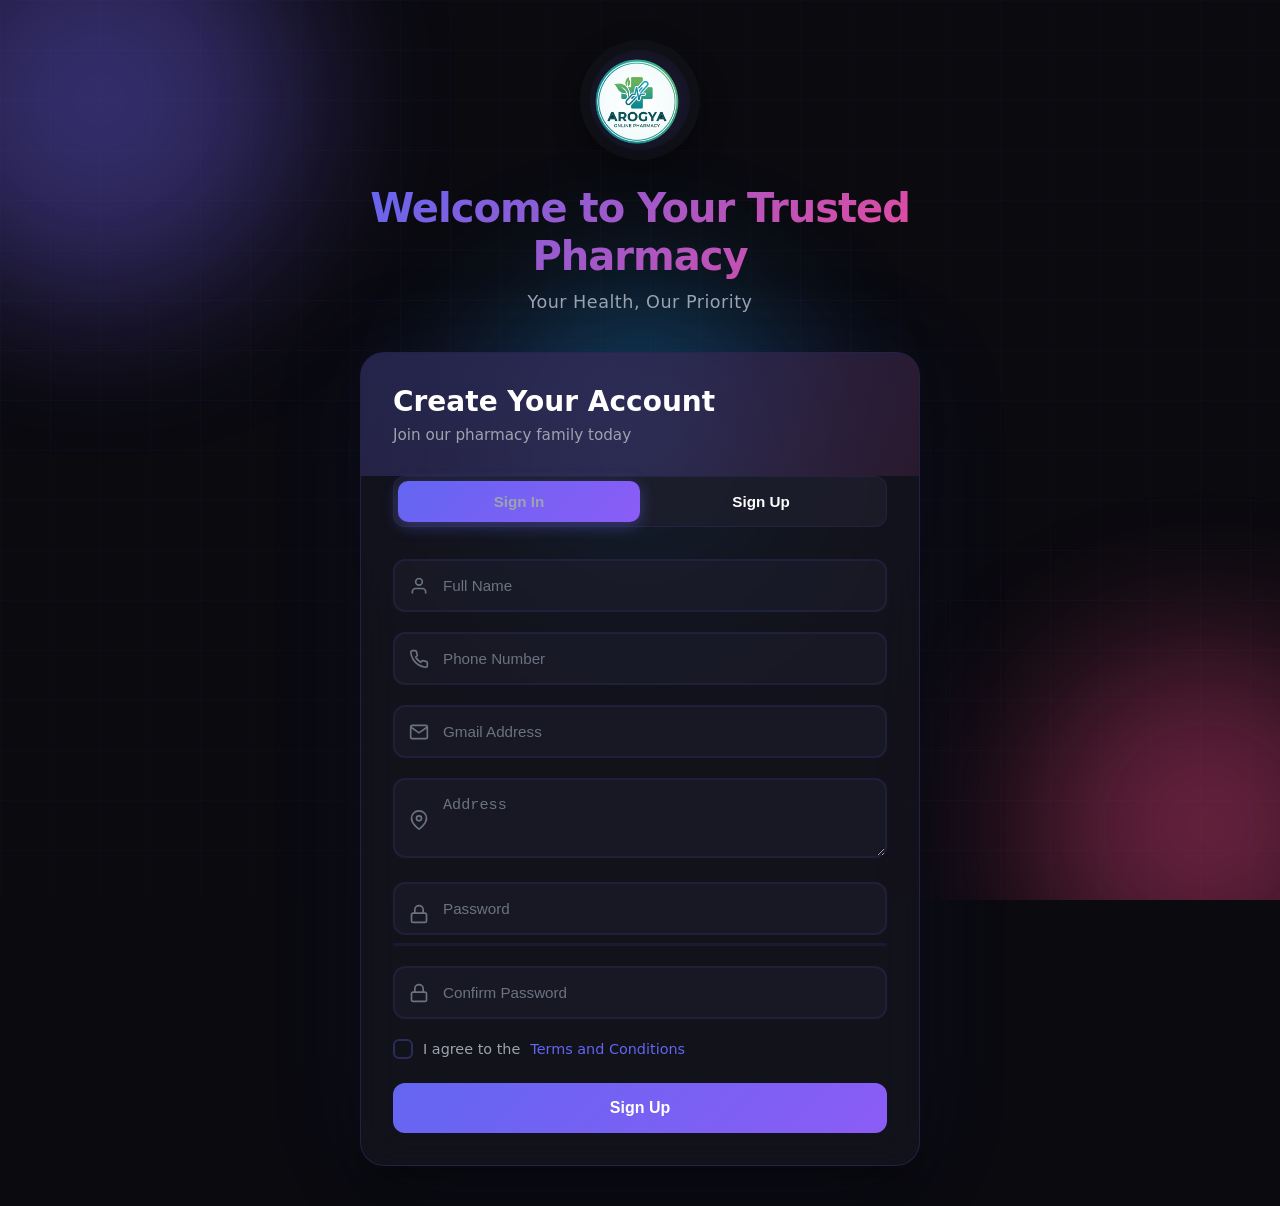
<file: registration/index.html>
<!DOCTYPE html>
<html lang="en">
<head>
    <meta charset="UTF-8">
    <meta name="viewport" content="width=device-width, initial-scale=1.0">
    <title>Pharmacy Store - Registration</title>
    <link rel="stylesheet" href="styles.css">
</head>
<body>
    <!-- Animated Background -->
    <div class="bg-animation">
        <div class="orb orb-1"></div>
        <div class="orb orb-2"></div>
        <div class="orb orb-3"></div>
        <div class="grid-overlay"></div>
    </div>

    <div class="main-container">
        <!-- Pharmacy Branding -->
        <div class="brand-section">
            <div class="logo-container">
                <!-- Your actual logo image -->
                <img src="../img/arogya.png" alt="Pharmacy Logo" class="logo-img">
                <!-- Keep the glow effect behind the image -->
                <div class="logo-glow"></div>
            </div>
            <h1 class="main-title">Welcome to Your Trusted Pharmacy</h1>
            <p class="sub-title">Your Health, Our Priority</p>
        </div>

        <!-- Card -->
        <div class="card-wrapper">
            <div class="auth-card" id="authCard">
                <!-- Card Header -->
                <div class="card-header">
                    <div class="header-bg"></div>
                    <div class="header-content">
                        <h2 class="card-title" id="cardTitle">Create Your Account</h2>
                        <p class="card-subtitle" id="cardSubtitle">Join our pharmacy family today</p>
                    </div>
                </div>

                <!-- Toggle Tabs -->
                <div class="tab-container">
                    <button class="tab-btn" id="signInTab" onclick="switchTab('signin')">Sign In</button>
                    <button class="tab-btn active" id="signUpTab" onclick="switchTab('signup')">Sign Up</button>
                    <div class="tab-indicator" id="tabIndicator"></div>
                </div>

                <!-- Sign In Form -->
                <form id="signInForm" class="auth-form hidden">
                    <div class="input-wrapper">
                        <div class="input-icon">
                            <svg viewBox="0 0 24 24" fill="none" stroke="currentColor" stroke-width="2">
                                <path d="M4 4h16c1.1 0 2 .9 2 2v12c0 1.1-.9 2-2 2H4c-1.1 0-2-.9-2-2V6c0-1.1.9-2 2-2z"/>
                                <polyline points="22,6 12,13 2,6"/>
                            </svg>
                        </div>
                        <input type="email" id="signinEmail" placeholder="Email Address" required>
                    </div>

                    <div class="input-wrapper">
                        <div class="input-icon">
                            <svg viewBox="0 0 24 24" fill="none" stroke="currentColor" stroke-width="2">
                                <rect x="3" y="11" width="18" height="11" rx="2" ry="2"/>
                                <path d="M7 11V7a5 5 0 0 1 10 0v4"/>
                            </svg>
                        </div>
                        <input type="password" id="signinPassword" placeholder="Password" required>
                    </div>

                    <div class="form-options">
                        <label class="checkbox-label">
                            <input type="checkbox">
                            <span class="checkmark"></span>
                            Remember me
                        </label>
                        <a href="#" class="forgot-link">Forgot Password?</a>
                    </div>

                    <button type="submit" class="submit-btn">
                        <span class="btn-text">Sign In</span>
                        <span class="btn-loader hidden"></span>
                    </button>
                </form>

                <!-- Sign Up Form -->
                <form id="signUpForm" class="auth-form">
                    <div class="input-wrapper">
                        <div class="input-icon">
                            <svg viewBox="0 0 24 24" fill="none" stroke="currentColor" stroke-width="2">
                                <path d="M20 21v-2a4 4 0 0 0-4-4H8a4 4 0 0 0-4 4v2"/>
                                <circle cx="12" cy="7" r="4"/>
                            </svg>
                        </div>
                        <input type="text" id="name" placeholder="Full Name" required>
                    </div>

                    <div class="input-wrapper">
                        <div class="input-icon">
                            <svg viewBox="0 0 24 24" fill="none" stroke="currentColor" stroke-width="2">
                                <path d="M22 16.92v3a2 2 0 0 1-2.18 2 19.79 19.79 0 0 1-8.63-3.07 19.5 19.5 0 0 1-6-6 19.79 19.79 0 0 1-3.07-8.67A2 2 0 0 1 4.11 2h3a2 2 0 0 1 2 1.72 12.84 12.84 0 0 0 .7 2.81 2 2 0 0 1-.45 2.11L8.09 9.91a16 16 0 0 0 6 6l1.27-1.27a2 2 0 0 1 2.11-.45 12.84 12.84 0 0 0 2.81.7A2 2 0 0 1 22 16.92z"/>
                            </svg>
                        </div>
                        <input type="tel" id="phone" placeholder="Phone Number" required>
                    </div>

                    <div class="input-wrapper">
                        <div class="input-icon">
                            <svg viewBox="0 0 24 24" fill="none" stroke="currentColor" stroke-width="2">
                                <path d="M4 4h16c1.1 0 2 .9 2 2v12c0 1.1-.9 2-2 2H4c-1.1 0-2-.9-2-2V6c0-1.1.9-2 2-2z"/>
                                <polyline points="22,6 12,13 2,6"/>
                            </svg>
                        </div>
                        <input type="email" id="email" placeholder="Gmail Address" required>
                    </div>

                    <div class="input-wrapper textarea-wrapper">
                        <div class="input-icon">
                            <svg viewBox="0 0 24 24" fill="none" stroke="currentColor" stroke-width="2">
                                <path d="M21 10c0 7-9 13-9 13s-9-6-9-13a9 9 0 0 1 18 0z"/>
                                <circle cx="12" cy="10" r="3"/>
                            </svg>
                        </div>
                        <textarea id="address" placeholder="Address" required rows="2"></textarea>
                    </div>

                    <div class="input-wrapper">
                        <div class="input-icon">
                            <svg viewBox="0 0 24 24" fill="none" stroke="currentColor" stroke-width="2">
                                <rect x="3" y="11" width="18" height="11" rx="2" ry="2"/>
                                <path d="M7 11V7a5 5 0 0 1 10 0v4"/>
                            </svg>
                        </div>
                        <input type="password" id="password" placeholder="Password" required>
                        <div class="strength-meter">
                            <div class="strength-fill" id="strengthFill"></div>
                        </div>
                    </div>

                    <div class="input-wrapper">
                        <div class="input-icon">
                            <svg viewBox="0 0 24 24" fill="none" stroke="currentColor" stroke-width="2">
                                <rect x="3" y="11" width="18" height="11" rx="2" ry="2"/>
                                <path d="M7 11V7a5 5 0 0 1 10 0v4"/>
                            </svg>
                        </div>
                        <input type="password" id="confirmPassword" placeholder="Confirm Password" required>
                    </div>

                    <label class="checkbox-label terms-label">
                        <input type="checkbox" id="terms" required>
                        <span class="checkmark"></span>
                        I agree to the <a href="#" class="terms-link">Terms and Conditions</a>
                    </label>

                    <button type="submit" class="submit-btn">
                        <span class="btn-text">Sign Up</span>
                        <span class="btn-loader hidden"></span>
                    </button>
                </form>
            </div>
        </div>
    </div>

    <script src="script.js"></script>
</body>
</html>
</file>
<file: registration/styles.css>
* {
    margin: 0;
    padding: 0;
    box-sizing: border-box;
}

body {
    font-family: 'Segoe UI', system-ui, -apple-system, sans-serif;
    min-height: 100vh;
    background: #0a0a0f;
    color: #ffffff;
    overflow-x: hidden;
    position: relative;
}

/* Background Animation */
.bg-animation {
    position: fixed;
    top: 0;
    left: 0;
    width: 100%;
    height: 100%;
    z-index: 0;
    overflow: hidden;
}

.orb {
    position: absolute;
    border-radius: 50%;
    filter: blur(80px);
    opacity: 0.4;
    animation: orbFloat 20s infinite ease-in-out;
}

.orb-1 {
    width: 400px;
    height: 400px;
    background: radial-gradient(circle, #6366f1, #8b5cf6);
    top: -100px;
    left: -100px;
    animation-delay: 0s;
}

.orb-2 {
    width: 350px;
    height: 350px;
    background: radial-gradient(circle, #ec4899, #f43f5e);
    bottom: -100px;
    right: -100px;
    animation-delay: 7s;
}

.orb-3 {
    width: 300px;
    height: 300px;
    background: radial-gradient(circle, #06b6d4, #3b82f6);
    top: 50%;
    left: 50%;
    transform: translate(-50%, -50%);
    animation-delay: 14s;
}

@keyframes orbFloat {
    0%, 100% { transform: translate(0, 0) scale(1); }
    25% { transform: translate(100px, -50px) scale(1.1); }
    50% { transform: translate(-50px, 100px) scale(0.9); }
    75% { transform: translate(50px, 50px) scale(1.05); }
}

.grid-overlay {
    position: absolute;
    top: 0;
    left: 0;
    width: 100%;
    height: 100%;
    background-image: 
        linear-gradient(rgba(99, 102, 241, 0.03) 1px, transparent 1px),
        linear-gradient(90deg, rgba(99, 102, 241, 0.03) 1px, transparent 1px);
    background-size: 50px 50px;
    animation: gridMove 30s linear infinite;
}

@keyframes gridMove {
    0% { transform: translate(0, 0); }
    100% { transform: translate(50px, 50px); }
}

/* Main Container */
.main-container {
    position: relative;
    z-index: 1;
    max-width: 600px;
    margin: 0 auto;
    padding: 40px 20px;
}

/* Brand Section */
.brand-section {
    text-align: center;
    margin-bottom: 40px;
    animation: fadeInDown 1s ease-out;
}

@keyframes fadeInDown {
    from { opacity: 0; transform: translateY(-30px); }
    to { opacity: 1; transform: translateY(0); }
}

/* Updated Logo Styles */
.logo-container {
    position: relative;
    width: 120px;
    height: 120px;
    margin: 0 auto 24px;
    display: flex;
    align-items: center;
    justify-content: center;
}

.logo-img {
    width: 100%;
    height: 100%;
    object-fit: contain;
    position: relative;
    z-index: 2;
    border-radius: 50%; /* Remove this line if you want a square logo */
    background: rgba(20, 20, 30, 0.5);
    padding: 10px;
    box-shadow: 0 10px 30px rgba(0, 0, 0, 0.3);
    transition: transform 0.3s ease;
}

.logo-img:hover {
    transform: scale(1.05);
}

.logo-glow {
    position: absolute;
    top: 50%;
    left: 50%;
    transform: translate(-50%, -50%);
    width: 100px;
    height: 100px;
    background: radial-gradient(circle, rgba(99, 102, 241, 0.4), transparent);
    border-radius: 50%;
    animation: glowPulse 2s ease-in-out infinite;
    z-index: 1;
}

@keyframes glowPulse {
    0%, 100% { transform: translate(-50%, -50%) scale(1); opacity: 0.5; }
    50% { transform: translate(-50%, -50%) scale(1.3); opacity: 0.8; }
}

.main-title {
    font-size: 2.5rem;
    font-weight: 800;
    background: linear-gradient(135deg, #6366f1 0%, #ec4899 50%, #06b6d4 100%);
    background-size: 200% 200%;
    -webkit-background-clip: text;
    -webkit-text-fill-color: transparent;
    background-clip: text;
    animation: gradientFlow 4s ease infinite;
    margin-bottom: 12px;
    line-height: 1.2;
    letter-spacing: -1px;
}

@keyframes gradientFlow {
    0% { background-position: 0% 50%; }
    50% { background-position: 100% 50%; }
    100% { background-position: 0% 50%; }
}

.sub-title {
    font-size: 1.1rem;
    color: #9ca3af;
    font-weight: 500;
    letter-spacing: 0.5px;
}

/* Card Wrapper */
.card-wrapper {
    animation: fadeInUp 1s ease-out 0.3s both;
}

@keyframes fadeInUp {
    from { opacity: 0; transform: translateY(30px); }
    to { opacity: 1; transform: translateY(0); }
}

.auth-card {
    background: rgba(20, 20, 30, 0.8);
    backdrop-filter: blur(20px);
    border: 1px solid rgba(99, 102, 241, 0.2);
    border-radius: 24px;
    overflow: hidden;
    box-shadow: 0 25px 50px rgba(0, 0, 0, 0.5), 0 0 100px rgba(99, 102, 241, 0.1);
    transition: box-shadow 0.3s ease;
}

.auth-card:hover {
    box-shadow: 0 30px 60px rgba(0, 0, 0, 0.6), 0 0 120px rgba(99, 102, 241, 0.15);
}

/* Card Header */
.card-header {
    position: relative;
    padding: 32px;
    overflow: hidden;
}

.header-bg {
    position: absolute;
    top: 0;
    left: 0;
    width: 100%;
    height: 100%;
    background: linear-gradient(135deg, rgba(99, 102, 241, 0.2), rgba(236, 72, 153, 0.1));
    z-index: 0;
}

.header-bg::before {
    content: '';
    position: absolute;
    top: -50%;
    left: -50%;
    width: 200%;
    height: 200%;
    background: radial-gradient(circle, rgba(99, 102, 241, 0.1) 0%, transparent 70%);
    animation: headerShine 6s ease-in-out infinite;
}

@keyframes headerShine {
    0%, 100% { transform: translate(0, 0); }
    50% { transform: translate(20%, 20%); }
}

.header-content {
    position: relative;
    z-index: 1;
}

.card-title {
    font-size: 1.75rem;
    font-weight: 700;
    color: #ffffff;
    margin-bottom: 8px;
}

.card-subtitle {
    color: #9ca3af;
    font-size: 0.95rem;
}

/* Tab Container */
.tab-container {
    display: flex;
    position: relative;
    margin: 0 32px;
    background: rgba(30, 30, 45, 0.8);
    border-radius: 12px;
    padding: 4px;
    border: 1px solid rgba(99, 102, 241, 0.1);
}

.tab-btn {
    flex: 1;
    padding: 12px 24px;
    background: transparent;
    border: none;
    color: #9ca3af;
    font-size: 0.95rem;
    font-weight: 600;
    cursor: pointer;
    border-radius: 10px;
    transition: all 0.3s ease;
    position: relative;
    z-index: 1;
}

.tab-btn.active {
    color: #ffffff;
}

.tab-indicator {
    position: absolute;
    top: 4px;
    left: 4px;
    width: calc(50% - 4px);
    height: calc(100% - 8px);
    background: linear-gradient(135deg, #6366f1, #8b5cf6);
    border-radius: 10px;
    transition: transform 0.3s cubic-bezier(0.4, 0, 0.2, 1);
    box-shadow: 0 4px 15px rgba(99, 102, 241, 0.4);
}

.tab-indicator.right {
    transform: translateX(100%);
}

/* Form Styles */
.auth-form {
    padding: 32px;
    transition: all 0.3s ease;
}

.auth-form.hidden {
    display: none;
}

.input-wrapper {
    position: relative;
    margin-bottom: 20px;
    transition: transform 0.3s ease;
}

.input-icon {
    position: absolute;
    left: 16px;
    top: 50%;
    transform: translateY(-50%);
    width: 20px;
    height: 20px;
    color: #6b7280;
    transition: color 0.3s ease;
    z-index: 2;
}

.input-wrapper:focus-within .input-icon {
    color: #6366f1;
}

.input-wrapper input,
.input-wrapper textarea {
    width: 100%;
    padding: 16px 16px 16px 48px;
    background: rgba(30, 30, 45, 0.6);
    border: 2px solid rgba(99, 102, 241, 0.1);
    border-radius: 12px;
    color: #ffffff;
    font-size: 0.95rem;
    transition: all 0.3s ease;
    outline: none;
}

.input-wrapper input::placeholder,
.input-wrapper textarea::placeholder {
    color: #6b7280;
}

.input-wrapper input:focus,
.input-wrapper textarea:focus {
    border-color: #6366f1;
    background: rgba(30, 30, 45, 0.8);
    box-shadow: 0 0 0 4px rgba(99, 102, 241, 0.1);
}

.textarea-wrapper textarea {
    resize: vertical;
    min-height: 80px;
}

/* Strength Meter */
.strength-meter {
    height: 3px;
    background: rgba(99, 102, 241, 0.1);
    border-radius: 2px;
    margin-top: 8px;
    overflow: hidden;
}

.strength-fill {
    height: 100%;
    width: 0%;
    border-radius: 2px;
    transition: all 0.3s ease;
}

.strength-fill.weak { width: 33%; background: linear-gradient(90deg, #ef4444, #f97316); }
.strength-fill.medium { width: 66%; background: linear-gradient(90deg, #f59e0b, #eab308); }
.strength-fill.strong { width: 100%; background: linear-gradient(90deg, #10b981, #06b6d4); }

/* Checkbox */
.checkbox-label {
    display: flex;
    align-items: center;
    gap: 10px;
    cursor: pointer;
    color: #9ca3af;
    font-size: 0.9rem;
    margin-bottom: 20px;
}

.checkbox-label input[type="checkbox"] {
    display: none;
}

.checkmark {
    width: 20px;
    height: 20px;
    border: 2px solid rgba(99, 102, 241, 0.3);
    border-radius: 6px;
    display: flex;
    align-items: center;
    justify-content: center;
    transition: all 0.3s ease;
    flex-shrink: 0;
}

.checkbox-label input:checked + .checkmark {
    background: linear-gradient(135deg, #6366f1, #8b5cf6);
    border-color: #6366f1;
}

.checkbox-label input:checked + .checkmark::after {
    content: '✓';
    color: white;
    font-size: 12px;
    font-weight: bold;
}

.terms-label { margin-bottom: 24px; }

.terms-link {
    color: #6366f1;
    text-decoration: none;
    transition: color 0.3s ease;
}

.terms-link:hover {
    color: #8b5cf6;
    text-decoration: underline;
}

/* Form Options */
.form-options {
    display: flex;
    justify-content: space-between;
    align-items: center;
    margin-bottom: 24px;
}

.forgot-link {
    color: #6366f1;
    text-decoration: none;
    font-size: 0.9rem;
    transition: color 0.3s ease;
}

.forgot-link:hover { color: #8b5cf6; }

/* Submit Button */
.submit-btn {
    width: 100%;
    padding: 16px;
    background: linear-gradient(135deg, #6366f1, #8b5cf6);
    border: none;
    border-radius: 12px;
    color: white;
    font-size: 1rem;
    font-weight: 600;
    cursor: pointer;
    position: relative;
    overflow: hidden;
    transition: all 0.3
</file>
